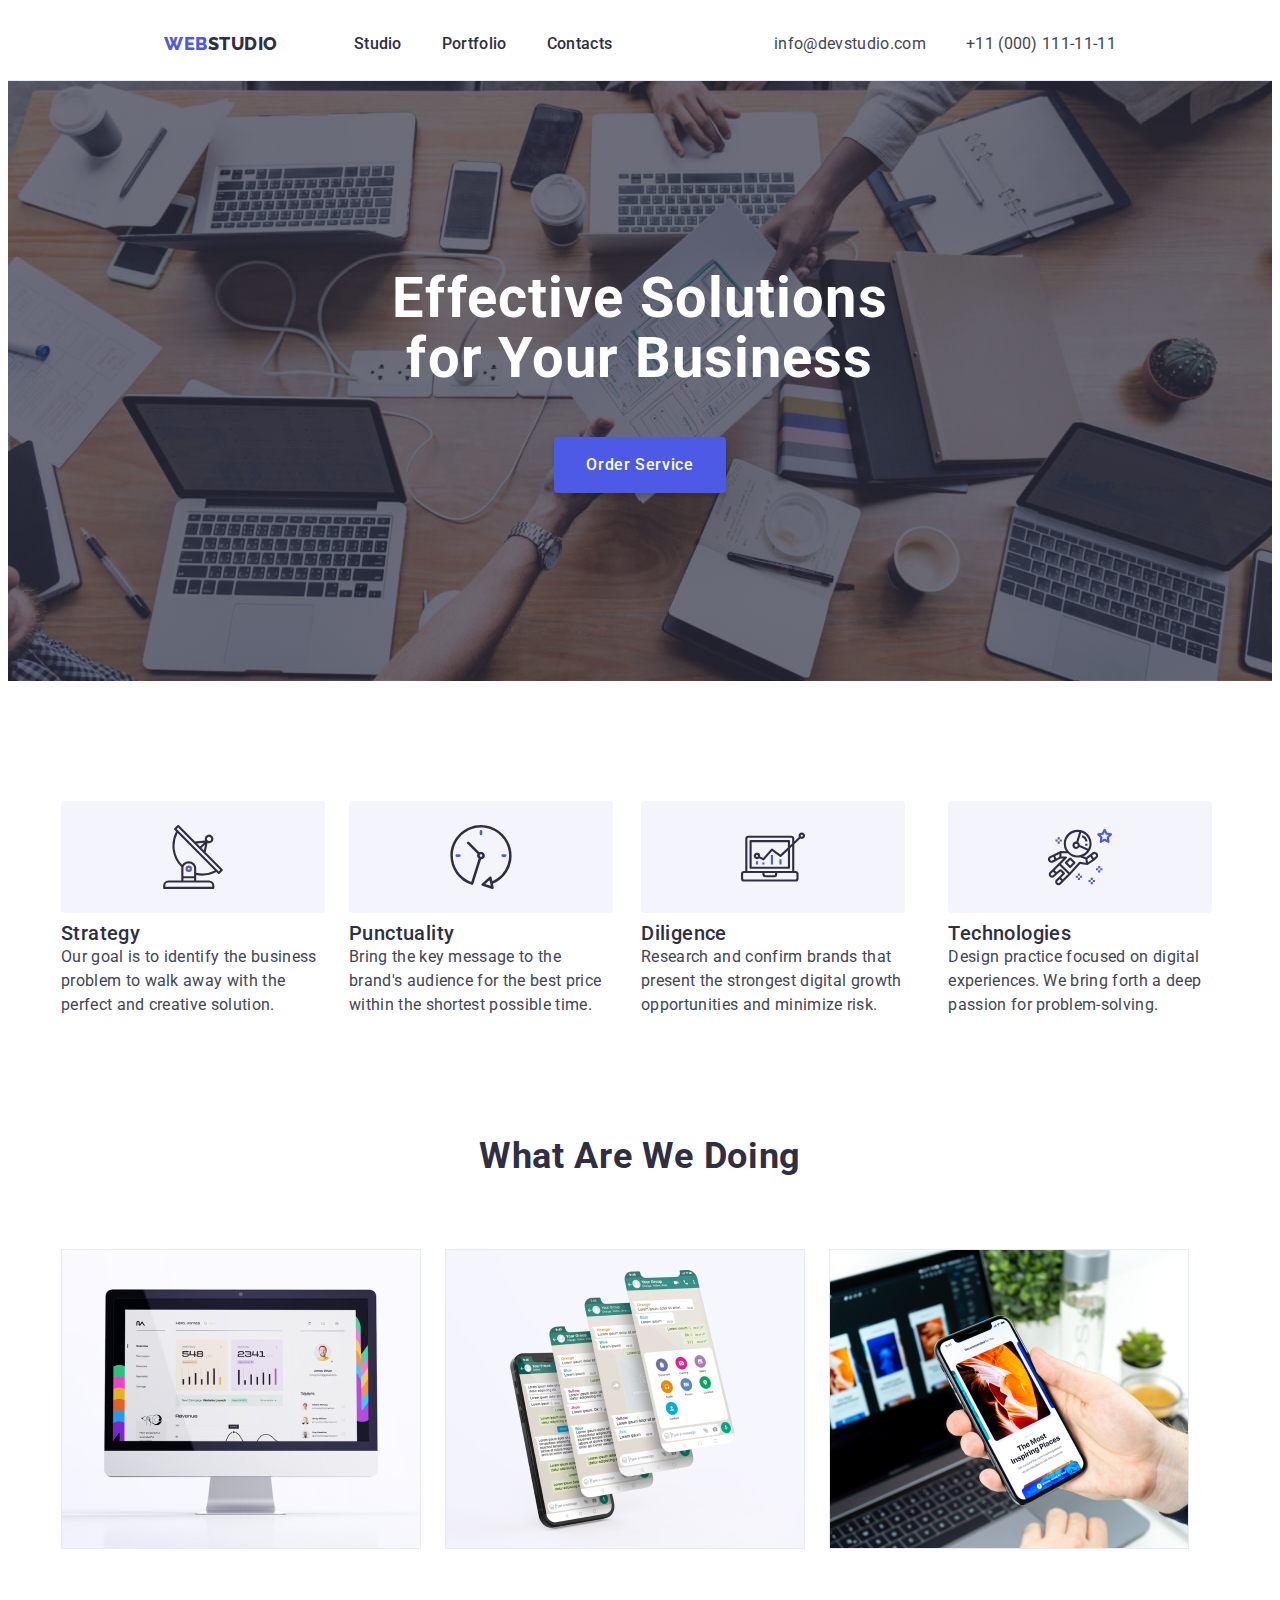
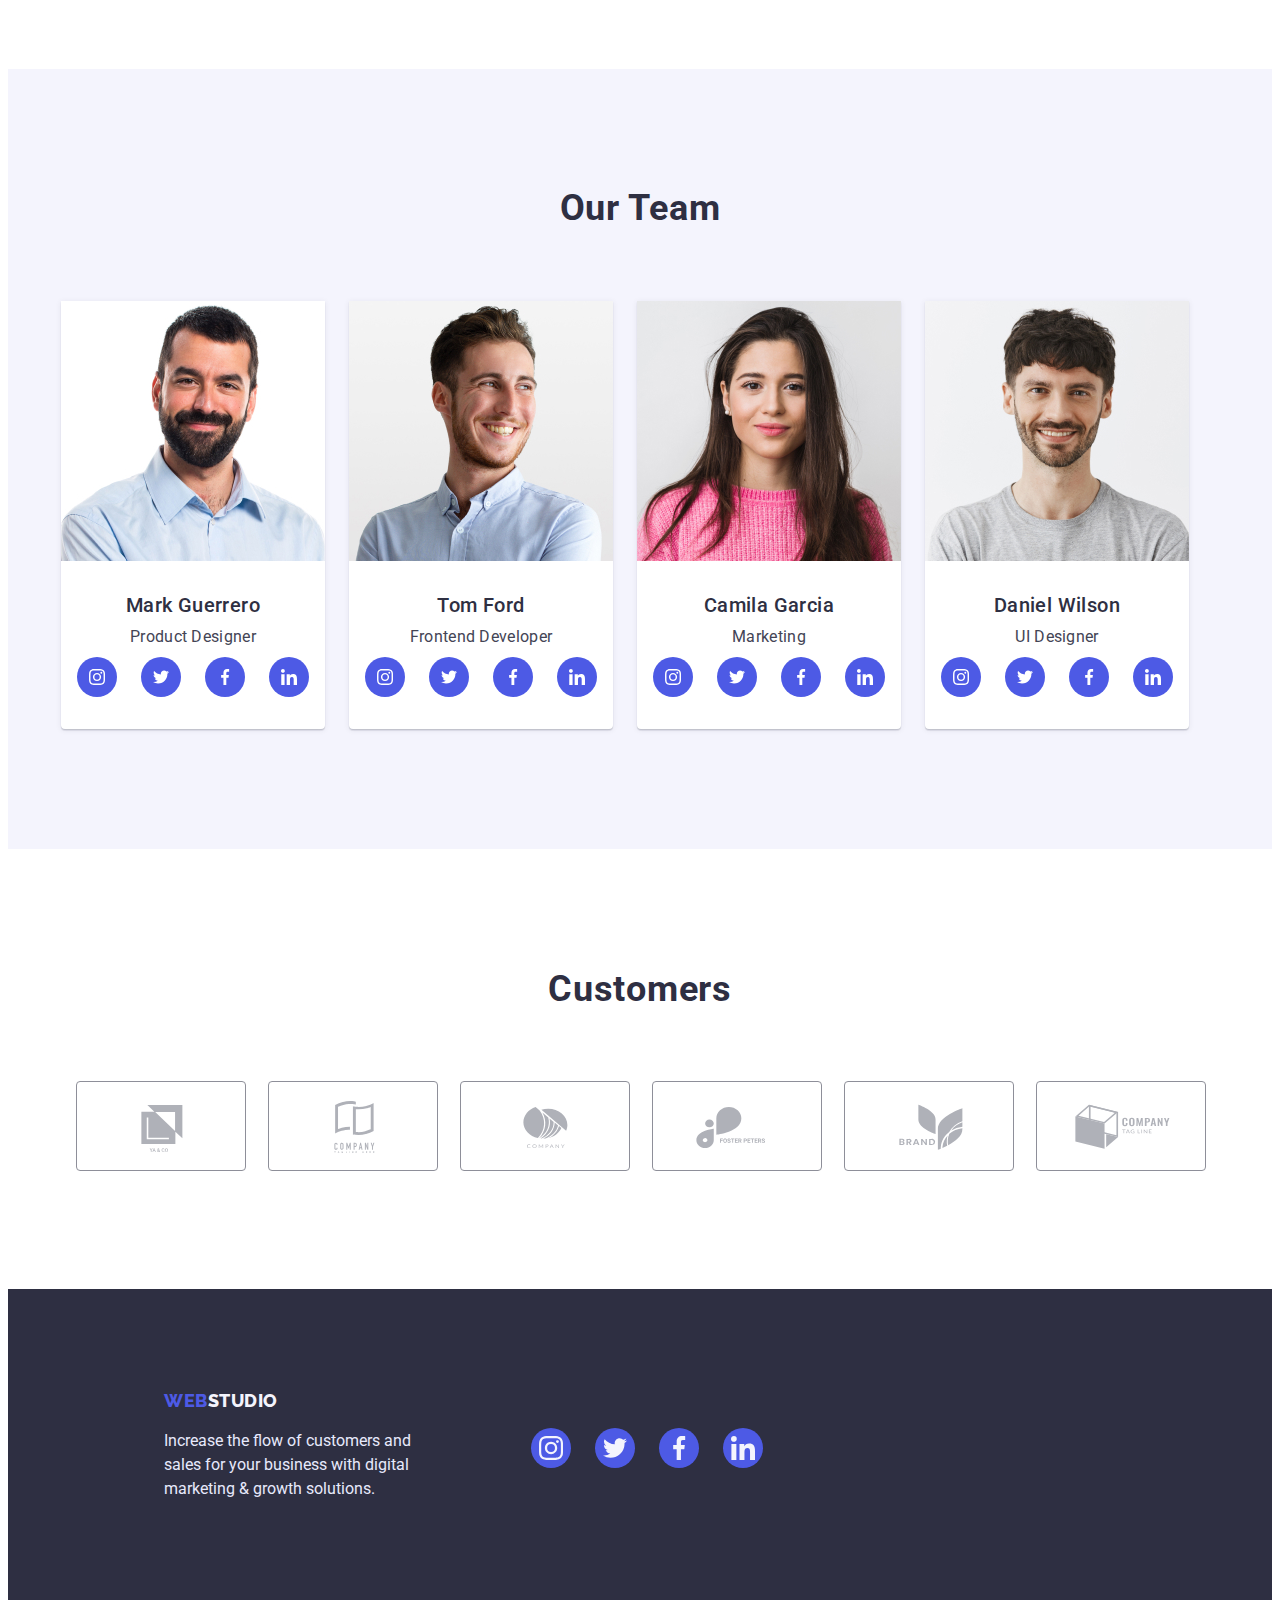
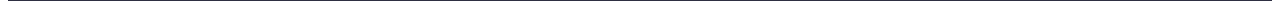
<file: index.html>
<!DOCTYPE html>
<html lang="en">
  <head>
    <meta charset="UTF-8" />
    <meta http-equiv="X-UA-Compatible" content="IE=edge" />
    <meta name="viewport" content="width=device-width, initial-scale=1.0" />
    <title>WebStudio</title>
    <link rel="preconnect" href="https://fonts.googleapis.com" />
    <link rel="preconnect" href="https://fonts.gstatic.com" crossorigin />
    <link
      href="https://fonts.googleapis.com/css2?family=Raleway:wght@800&family=Roboto:wght@400;500;700&display=swap"
      rel="stylesheet"
    />
    <link
      rel="stylesheet"
      href="https://cdnjs.cloudflare.com/ajax/libs/modern-normalize/1.1.0/modern-normalize.min.css"
      integrity="sha512-wpPYUAdjBVSE4KJnH1VR1HeZfpl1ub8YT/NKx4PuQ5NmX2tKuGu6U/JRp5y+Y8XG2tV+wKQpNHVUX03MfMFn9Q=="
      crossorigin="anonymous"
      referrerpolicy="no-referrer"
    />

    <link rel="stylesheet" href="./css/styles.css" />
  </head>
  <body>
    <!-- HEADER -->
    <header class="header">
      <div class="header-container">
        <nav class="header-navigation">
          <a href="./index.html" class="header-logo link"
            >Web<span class="text-logo link">Studio</span></a
          >

          <ul class="header-list list">
            <li class="header-item">
              <a class="header-link link" href="./index.html">Studio</a>
            </li>
            <li class="header-item">
              <a class="header-link link" href="./portfolio.html">Portfolio</a>
            </li>
            <li class="header-item">
              <a class="header-link link" href="">Contacts</a>
            </li>
          </ul>
        </nav>
        <address class="address">
          <ul class="header-address list">
            <li class="address-list">
              <a class="address-link link" href="mailto:info@devstudio.com"
                >info@devstudio.com</a
              >
            </li>
            <li class="address-list">
              <a class="address-link link" href="tel:+110001111111"
                >+11 (000) 111-11-11</a
              >
            </li>
          </ul>
        </address>
      </div>
    </header>

    <main>
      <!-- Section 1 -->
      <section class="section-hero">
        <h1 class="hero-title">Effective Solutions <br />for Your Business</h1>
        <div class="hero-container">
          <button class="hero-btn" type="button">Order Service</button>
        </div>
      </section>

      <!-- Section 2 -->
      <section class="description section">
        <div class="desc-container container">
          <h2 hidden class="features">features</h2>
          <ul class="desc-item list">
            <div class="desc-photo">
              <div class="desc-photo-container">
                <svg class="desc-svg" width="64" height="64">
                  <use href="./images/icons.svg#icon-antenna-1"></use>
                </svg>
              </div>

              <li class="description-list">
                <h3 class="description-titel">Strategy</h3>
                <p class="description-text">
                  Our goal is to identify the business problem to walk away with
                  the perfect and creative solution.
                </p>
              </li>
            </div>
            <div class="desc-photo">
              <div class="desc-photo-container">
                <svg class="desc-svg" width="64" height="64">
                  <use href="./images/icons.svg#icon-clock-1"></use>
                </svg>
              </div>
              <li class="description-list">
                <h3 class="description-titel">Punctuality</h3>
                <p class="description-text">
                  Bring the key message to the brand's audience for the best
                  price within the shortest possible time.
                </p>
              </li>
            </div>
            <div class="desc-photo">
              <div class="desc-photo-container">
                <svg class="desc-svg" width="64" height="64">
                  <use href="./images/icons.svg#icon-diagram-1"></use>
                </svg>
              </div>
              <li class="description-list">
                <h3 class="description-titel">Diligence</h3>
                <p class="description-text">
                  Research and confirm brands that present the strongest digital
                  growth opportunities and minimize risk.
                </p>
              </li>
            </div>
            <div class="desc-photo">
              <div class="desc-photo-container">
                <svg class="desc-svg" width="64" height="64">
                  <use href="./images/icons.svg#icon-astronaut-1"></use>
                </svg>
              </div>
              <li class="description-list">
                <h3 class="description-titel">Technologies</h3>
                <p class="description-text">
                  Design practice focused on digital experiences. We bring forth
                  a deep passion for problem-solving.
                </p>
              </li>
            </div>
          </ul>
        </div>
      </section>

      <!-- Section 3 -->
      <section class="photo">
        <div class="container">
          <h2 class="photo-titel">What Are We Doing</h2>
          <ul class="photo-list list">
            <li>
              <img src="./images/doing.jpg" alt="computer" width="360" />
            </li>
            <li>
              <img src="./images/doing2.jpg" alt="phone" width="360" />
            </li>
            <li>
              <img
                src="./images/doing3.jpg"
                alt="phone and computer"
                width="360"
              />
            </li>
          </ul>
        </div>
      </section>

      <!-- Section 4 -->
      <section class="team section">
        <div class="container">
          <h2 class="team-titel">Our Team</h2>
          <ul class="team-item list">
            <li class="team-list">
              <img
                class="team-img"
                src="./images/img.jpg"
                alt="Mark Guerrero"
                width="264"
              />
              <h3 class="team-name">Mark Guerrero</h3>
              <p class="team-text">Product Designer</p>
              <ul class="team-soc-list list">
                <li class="team-soc-item">
                  <a href="" class="team-soc-link link">
                    <svg class="team-soc-icon" width="16" height="16">
                      <use href="./images/icons.svg#icon-instagram-1"></use>
                    </svg>
                  </a>
                </li>
                <li class="team-soc-item">
                  <a href="" class="team-soc-link link">
                    <svg class="team-soc-icon" width="16" height="16">
                      <use href="./images/icons.svg#icon-twitter-1"></use>
                    </svg>
                  </a>
                </li>
                <li class="team-soc-item">
                  <a href="" class="team-soc-link link">
                    <svg class="team-soc-icon" width="16" height="16">
                      <use href="./images/icons.svg#icon-facebook-1"></use>
                    </svg>
                  </a>
                </li>
                <li class="team-soc-item">
                  <a href="" class="team-soc-link link">
                    <svg class="team-soc-icon" width="16" height="16">
                      <use href="./images/icons.svg#icon-linkedin-1"></use>
                    </svg>
                  </a>
                </li>
              </ul>
            </li>
            <li class="team-list">
              <img
                class="team-img"
                src="./images/img1.jpg"
                alt="Tom Ford"
                width="264"
              />
              <h3 class="team-name">Tom Ford</h3>
              <p class="team-text">Frontend Developer</p>
              <ul class="team-soc-list list">
                <li class="team-soc-item">
                  <a href="" class="team-soc-link link">
                    <svg class="team-soc-icon" width="16" height="16">
                      <use href="./images/icons.svg#icon-instagram-1"></use>
                    </svg>
                  </a>
                </li>
                <li class="team-soc-item">
                  <a href="" class="team-soc-link link">
                    <svg class="team-soc-icon" width="16" height="16">
                      <use href="./images/icons.svg#icon-twitter-1"></use>
                    </svg>
                  </a>
                </li>
                <li class="team-soc-item">
                  <a href="" class="team-soc-link link">
                    <svg class="team-soc-icon" width="16" height="16">
                      <use href="./images/icons.svg#icon-facebook-1"></use>
                    </svg>
                  </a>
                </li>
                <li class="team-soc-item">
                  <a href="" class="team-soc-link link">
                    <svg class="team-soc-icon" width="16" height="16">
                      <use href="./images/icons.svg#icon-linkedin-1"></use>
                    </svg>
                  </a>
                </li>
              </ul>
            </li>
            <li class="team-list">
              <img
                class="team-img"
                src="./images/img2.jpg"
                alt="Camila Garcia"
                width="264"
              />
              <h3 class="team-name">Camila Garcia</h3>
              <p class="team-text">Marketing</p>
              <ul class="team-soc-list list">
                <li class="team-soc-item">
                  <a href="" class="team-soc-link link">
                    <svg class="team-soc-icon" width="16" height="16">
                      <use href="./images/icons.svg#icon-instagram-1"></use>
                    </svg>
                  </a>
                </li>
                <li class="team-soc-item">
                  <a href="" class="team-soc-link link">
                    <svg class="team-soc-icon" width="16" height="16">
                      <use href="./images/icons.svg#icon-twitter-1"></use>
                    </svg>
                  </a>
                </li>
                <li class="team-soc-item">
                  <a href="" class="team-soc-link link">
                    <svg class="team-soc-icon" width="16" height="16">
                      <use href="./images/icons.svg#icon-facebook-1"></use>
                    </svg>
                  </a>
                </li>
                <li class="team-soc-item">
                  <a href="" class="team-soc-link link">
                    <svg class="team-soc-icon" width="16" height="16">
                      <use href="./images/icons.svg#icon-linkedin-1"></use>
                    </svg>
                  </a>
                </li>
              </ul>
            </li>
            <li class="team-list">
              <img
                class="team-img"
                src="./images/img3.jpg"
                alt="Daniel Wilson"
                width="264"
              />
              <h3 class="team-name">Daniel Wilson</h3>
              <p class="team-text">UI Designer</p>
              <ul class="team-soc-list list">
                <li class="team-soc-item">
                  <a href="" class="team-soc-link link">
                    <svg class="team-soc-icon" width="16" height="16">
                      <use href="./images/icons.svg#icon-instagram-1"></use>
                    </svg>
                  </a>
                </li>
                <li class="team-soc-item">
                  <a href="" class="team-soc-link link">
                    <svg class="team-soc-icon" width="16" height="16">
                      <use href="./images/icons.svg#icon-twitter-1"></use>
                    </svg>
                  </a>
                </li>
                <li class="team-soc-item">
                  <a href="" class="team-soc-link link">
                    <svg class="team-soc-icon" width="16" height="16">
                      <use href="./images/icons.svg#icon-facebook-1"></use>
                    </svg>
                  </a>
                </li>
                <li class="team-soc-item">
                  <a href="" class="team-soc-link link">
                    <svg class="team-soc-icon" width="16" height="16">
                      <use href="./images/icons.svg#icon-linkedin-1"></use>
                    </svg>
                  </a>
                </li>
              </ul>
            </li>
          </ul>
        </div>
      </section>
      <!-- Section 5 -->
      <section class="cust">
        <h2 class="cust-titel">Customers</h2>
        <div class="container">
          <ul class="cust-list list">
            <li class="cust-item">
              <a href="" class="cust-link link">
                <svg class="cust-icon" width="168" height="88">
                  <use href="./images/icons.svg#icon-logo1"></use>
                </svg>
              </a>
            </li>
            <li class="cust-item">
              <a href="" class="cust-link link">
                <svg class="cust-icon" width="168" height="88">
                  <use href="./images/icons.svg#icon-logo2"></use>
                </svg>
              </a>
            </li>
            <li class="cust-item">
              <a href="" class="cust-link link">
                <svg class="cust-icon" width="168" height="88">
                  <use href="./images/icons.svg#icon-logo3"></use>
                </svg>
              </a>
            </li>
            <li class="cust-item">
              <a href="" class="cust-link link">
                <svg class="cust-icon" width="168" height="88">
                  <use href="./images/icons.svg#icon-logo4"></use>
                </svg>
              </a>
            </li>
            <li class="cust-item">
              <a href="" class="cust-link link">
                <svg class="cust-icon" width="168" height="88">
                  <use href="./images/icons.svg#icon-logo5"></use>
                </svg>
              </a>
            </li>
            <li class="cust-item">
              <a href="" class="cust-link link">
                <svg class="cust-icon" width="168" height="88">
                  <use href="./images/icons.svg#icon-logo6"></use>
                </svg>
              </a>
            </li>
          </ul>
        </div>
      </section>
    </main>

    <!-- Webstudio -->
    <footer class="footer">
      <div class="footer-container">
        <a href="./index.html" class="footer-logo link"
          >Web<span class="footer-text link">Studio</span></a
        >
        <div class="footer-p-soc">
          <p class="footer-p">
            Increase the flow of customers and <br />
            sales for your business with digital <br />
            marketing & growth solutions.
          </p>
          <div class="footer-soc-container">
            <ul class="footer-soc-list list">
              <li class="footer-soc-item">
                <a href="" class="footer-soc-link link">
                  <svg class="footer-soc-icon" width="24" height="24">
                    <use href="./images/icons.svg#icon-instagram-1"></use>
                  </svg>
                </a>
              </li>
              <li class="footer-soc-item">
                <a href="" class="footer-soc-link link">
                  <svg class="footer-soc-icon" width="24" height="24">
                    <use href="./images/icons.svg#icon-twitter-1"></use>
                  </svg>
                </a>
              </li>
              <li class="footer-soc-item">
                <a href="" class="footer-soc-link link">
                  <svg class="footer-soc-icon" width="24" height="24">
                    <use href="./images/icons.svg#icon-facebook-1"></use>
                  </svg>
                </a>
              </li>
              <li class="footer-soc-item">
                <a href="" class="footer-soc-link link">
                  <svg class="footer-soc-icon" width="24" height="24">
                    <use href="./images/icons.svg#icon-linkedin-1"></use>
                  </svg>
                </a>
              </li>
            </ul>
          </div>
        </div>
      </div>
    </footer>
  </body>
</html>
</file>
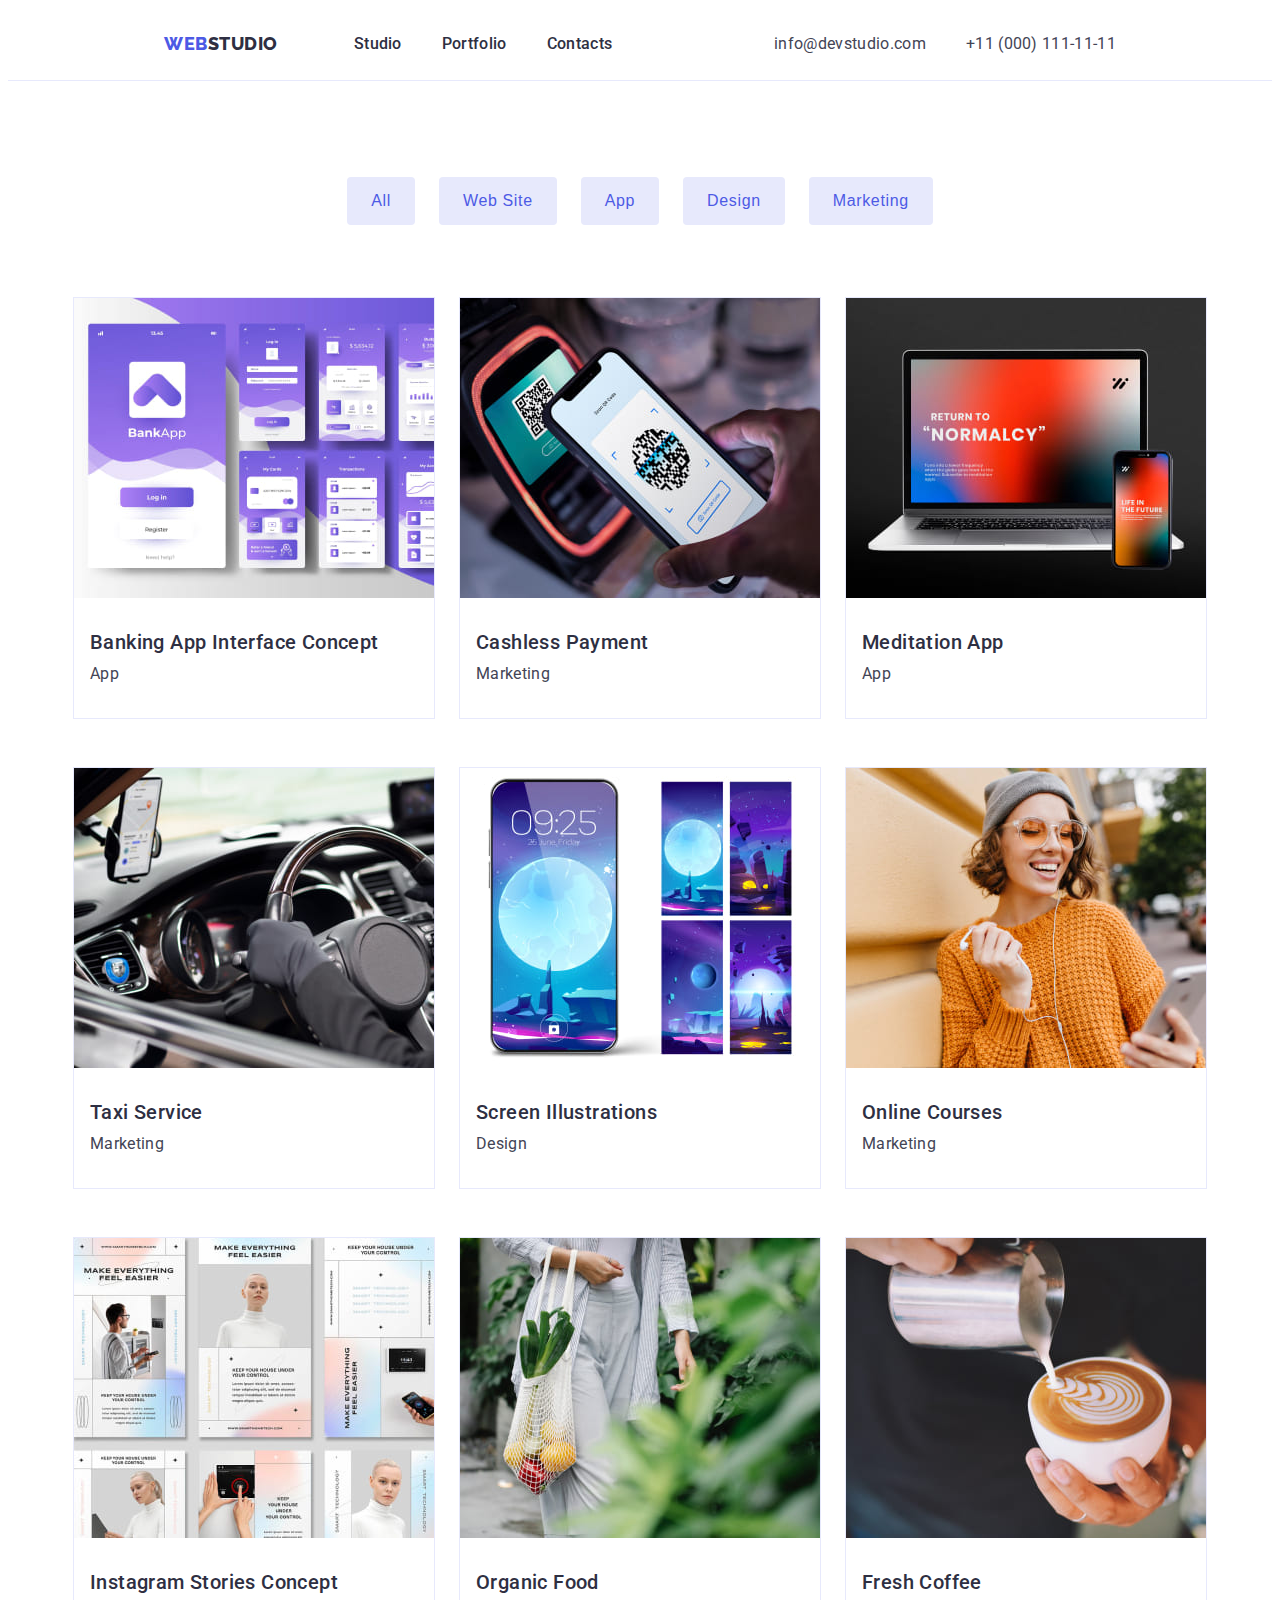
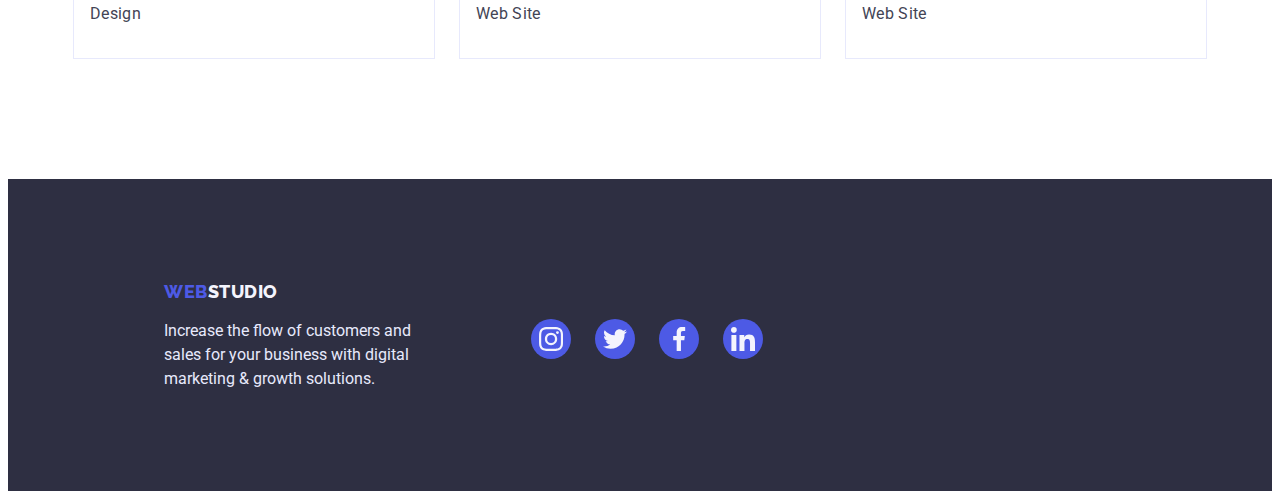
<file: portfolio.html>
<!DOCTYPE html>
<html lang="en">
  <head>
    <meta charset="UTF-8" />
    <meta http-equiv="X-UA-Compatible" content="IE=edge" />
    <meta name="viewport" content="width=device-width, initial-scale=1.0" />
    <title>Portfolio</title>
    <link rel="preconnect" href="https://fonts.googleapis.com" />
    <link rel="preconnect" href="https://fonts.gstatic.com" crossorigin />
    <link
      href="https://fonts.googleapis.com/css2?family=Raleway:wght@800&family=Roboto:wght@400;500;700&display=swap"
      rel="stylesheet"
    />
    <link
      rel="stylesheet"
      href="https://cdnjs.cloudflare.com/ajax/libs/modern-normalize/1.1.0/modern-normalize.min.css"
      integrity="sha512-wpPYUAdjBVSE4KJnH1VR1HeZfpl1ub8YT/NKx4PuQ5NmX2tKuGu6U/JRp5y+Y8XG2tV+wKQpNHVUX03MfMFn9Q=="
      crossorigin="anonymous"
      referrerpolicy="no-referrer"
    />
    <link rel="stylesheet" href="./css/styles.css" />
  </head>
  <body>
    <header class="header">
      <div class="header-container">
        <nav class="header-navigation">
          <a href="./index.html" class="header-logo link"
            >Web<span class="text-logo link">Studio</span></a
          >
          <ul class="header-list list">
            <li class="header-item">
              <a class="header-link link" href="./index.html">Studio</a>
            </li>
            <li class="header-item">
              <a class="header-link link" href="./portfolio.html">Portfolio</a>
            </li>
            <li class="header-item">
              <a class="header-link link" href="">Contacts</a>
            </li>
          </ul>
        </nav>
        <address class="address">
          <ul class="header-address list">
            <li class="address-list">
              <a class="address-link link" href="mailto:info@devstudio.com"
                >info@devstudio.com</a
              >
            </li>
            <li class="address-list">
              <a class="address-link link" href="tel:+110001111111"
                >+11 (000) 111-11-11</a
              >
            </li>
          </ul>
        </address>
      </div>
    </header>

    <main>
      <section class="container-btn">
        <h1 hidden>Portfolio</h1>

        <ul class="btn-list list">
          <li class="style-btn">
            <button type="button" class="text-btn">All</button>
          </li>
          <li class="style-btn">
            <button type="button" class="text-btn">Web Site</button>
          </li>
          <li class="style-btn">
            <button type="button" class="text-btn">App</button>
          </li>
          <li class="style-btn">
            <button type="button" class="text-btn">Design</button>
          </li>
          <li class="style-btn">
            <button type="button" class="text-btn">Marketing</button>
          </li>
        </ul>

        <div class="container-photo">
          <ul class="photo-list-portf list">
            <li class="photo-solid">
              <a href="" class="photo-img link"
                ><img
                  src="./images/portfolio-1.jpg"
                  alt="BankApp"
                  width="360"
                />

                <h2 class="portfolio-item">Banking App Interface Concept</h2>
                <p class="portfolio-text">App</p></a
              >
            </li>
            <li class="photo-solid">
              <a href="" class="link">
                <img
                  src="./images/portfolio-2.jpg"
                  alt="Cashless Payment"
                  width="360"
                />
                <h2 class="portfolio-item">Cashless Payment</h2>
                <p class="portfolio-text">Marketing</p></a
              >
            </li>
            <li class="photo-solid">
              <a href="" class="link"
                ><img
                  src="./images/portfolio-3.jpg"
                  alt="Meditation App"
                  width="360"
                />
                <h2 class="portfolio-item">Meditation App</h2>
                <p class="portfolio-text">App</p></a
              >
            </li>
            <li class="photo-solid">
              <a href="" class="link"
                ><img
                  src="./images/portfolio-4.jpg"
                  alt="Taxi Service"
                  width="360"
                />
                <h2 class="portfolio-item">Taxi Service</h2>
                <p class="portfolio-text">Marketing</p></a
              >
            </li>

            <li class="photo-solid">
              <a href="" class="link"
                ><img
                  src="./images/portfolio-5.jpg"
                  alt="Screen Illustrations"
                  width="360"
                />
                <h2 class="portfolio-item">Screen Illustrations</h2>
                <p class="portfolio-text">Design</p></a
              >
            </li>
            <li class="photo-solid">
              <a href="" class="link"
                ><img
                  src="./images/portfolio-6.jpg"
                  alt="Online Courses"
                  width="360"
                />
                <h2 class="portfolio-item">Online Courses</h2>
                <p class="portfolio-text">Marketing</p></a
              >
            </li>
            <li class="photo-solid">
              <a href="" class="link">
                <img
                  src="./images/portfolio-7.jpg"
                  alt="Instagram Stories Concept"
                  width="360"
                />
                <h2 class="portfolio-item">Instagram Stories Concept</h2>
                <p class="portfolio-text">Design</p></a
              >
            </li>
            <li class="photo-solid">
              <a href="" class="link"
                ><img
                  src="./images/portfolio-8.jpg"
                  alt="Organic Food"
                  width="360"
                />
                <h2 class="portfolio-item">Organic Food</h2>
                <p class="portfolio-text">Web Site</p></a
              >
            </li>
            <li class="photo-solid">
              <a href="" class="link"
                ><img
                  src="./images/portfolio-9.jpg"
                  alt="Fresh Coffee"
                  width="360"
                />
                <h2 class="portfolio-item">Fresh Coffee</h2>
                <p class="portfolio-text">Web Site</p></a
              >
            </li>
          </ul>
        </div>
      </section>
    </main>
    <footer class="footer">
      <div class="footer-container">
        <a href="./index.html" class="footer-logo link"
          >Web<span class="footer-text link">Studio</span></a
        >
        <div class="footer-p-soc">
          <p class="footer-p">
            Increase the flow of customers and <br />
            sales for your business with digital <br />
            marketing & growth solutions.
          </p>
          <div class="footer-soc-container">
            <ul class="footer-soc-list list">
              <li class="footer-soc-item">
                <a href="" class="footer-soc-link link">
                  <svg class="footer-soc-icon" width="24" height="24">
                    <use href="./images/icons.svg#icon-instagram-1"></use>
                  </svg>
                </a>
              </li>
              <li class="footer-soc-item">
                <a href="" class="footer-soc-link link">
                  <svg class="footer-soc-icon" width="24" height="24">
                    <use href="./images/icons.svg#icon-twitter-1"></use>
                  </svg>
                </a>
              </li>
              <li class="footer-soc-item">
                <a href="" class="footer-soc-link link">
                  <svg class="footer-soc-icon" width="24" height="24">
                    <use href="./images/icons.svg#icon-facebook-1"></use>
                  </svg>
                </a>
              </li>
              <li class="footer-soc-item">
                <a href="" class="footer-soc-link link">
                  <svg class="footer-soc-icon" width="24" height="24">
                    <use href="./images/icons.svg#icon-linkedin-1"></use>
                  </svg>
                </a>
              </li>
            </ul>
          </div>
        </div>
      </div>
    </footer>
  </body>
</html>
</file>
<file: css/styles.css>
h1,
h2,
h3,
p,
ul,
img,
a {
  margin: 0;
}
ul {
  margin: 0;
  padding-left: 0;
}
button {
  cursor: pointer;
}

img {
  display: block;
}
*,
*::before,
*::after {
  box-sizing: inherit;
}

:root {
  --pressed-state: #4046b;
  --succes: #31d0aa;
  --text: #434455;
  --accent: #e7e9fc;
  --light: #f4f4fd;
  --modal-overlay: rgba(46, 47, 66, 0.4);
  --hero-backgrount: rgba(46, 47, 66, 0.7);
  --background-color: #ffffff;
  --second-color: #4d5ae5;
  --logo-color: #2e2f42;
  --color-link: #404bbf;
  --cust-icon: #afb1b8;
}

body {
  font-family: "Roboto", sans-serif;
  color: var(--text);
  background-color: var(--background-color);
}

.list {
  list-style: none;
}
.link {
  text-decoration: none;
}
.container {
  width: 1158px;
  padding-left: 15px;
  padding-right: 15px;
  margin: 0 auto;
}

.section {
  padding-top: 120px;
  padding-bottom: 120px;
}
/* ----------------header--------------- */
.header {
  box-sizing: border-box;
  border-bottom: 1px solid var(--accent);
  padding-top: 24px;
  padding-bottom: 24px;
}
.header-container {
  display: flex;
  align-items: center;
}
.header-navigation {
  display: flex;
  align-items: center;
  margin-right: auto;
}

.header-logo {
  font-weight: 800;
  font-size: 18px;
  line-height: 1.17;
  font-family: "Raleway", sans-serif;

  align-items: center;
  letter-spacing: 0.03em;
  text-transform: uppercase;

  color: var(--second-color);

  margin-left: 156px;
}
.text-logo {
  font-weight: 800;
  font-size: 18px;
  line-height: 1.17;

  align-items: center;
  letter-spacing: 0.03em;
  text-transform: uppercase;

  color: var(--logo-color);
}

.header-list {
  font-weight: 500;
  font-size: 16px;
  line-height: 1.5;

  letter-spacing: 0.02em;
  display: flex;
  margin-left: 76px;
  gap: 40px;
}
.header-item {
}
.header-link {
  color: var(--logo-color);
}
.address-list {
}
.address-link {
  font-size: 16px;
  line-height: 1.5;

  letter-spacing: 0.02em;

  color: var(--text);
}
.address-link:is(:hover, :focus) {
  color: var(--color-link);
}

.header-link:is(:hover, :focus) {
  color: var(--color-link);
}
.address {
  font-style: normal;
  line-height: 1.5;
  color: var(--text);
}
.header-address {
  display: flex;
  gap: 40px;
  margin-right: 156px;
}

/* --------------Section 1 --------------- */
.section-hero {
  background-color: var(--logo-color);
  background-image: linear-gradient(
      rgba(46, 47, 66, 0.7),
      rgba(46, 47, 66, 0.7)
    ),
    url(../images/people-office.jpg);
  background-repeat: no-repeat;
  background-position: center;
  background-size: cover;
  flex-grow: 1;
}

.hero-title {
  margin-bottom: 48px;

  font-weight: 700;
  font-size: 56px;
  line-height: 1.07;

  text-align: center;
  letter-spacing: 0.02em;

  color: var(--background-color);
  padding-top: 188px;
}
.hero-container {
  display: flex;
  justify-content: center;
  padding-bottom: 188px;
}
.hero-btn {
  border: none;
  padding: 16px 32px;
  font-family: "Roboto";
  font-weight: 500;
  font-size: 16px;
  line-height: 1.5;
  letter-spacing: 0.04em;
  color: var(--background-color);
  background-color: var(--second-color);

  box-shadow: 0px 4px 4px rgba(0, 0, 0, 0.15);

  cursor: pointer;
  border-radius: 4px;
  box-sizing: border-box;
}
.hero-btn:is(:hover, :focus) {
  background-color: var(--color-link);
}

/* -----------------------Sectiom 2----------------------- */
.description {
}
.desc-container {
}
.features {
}
.desc-item {
  display: flex;
  gap: 24px;
}
.desc-photo {
}
.desc-photo-container {
  width: 264px;
  height: 112px;
  background-color: var(--light);
  border-radius: 4px;

  margin-bottom: 8px;
}
.desc-svg {
  display: flex;
  width: 64px;
  height: 64px;
  border-radius: 4px;
  padding-left: 100px;
  padding-top: 24px;
}
.description-list {
}

.description-titel {
  font-weight: 500;
  font-size: 20px;
  line-height: 1.2;

  letter-spacing: 0.02em;

  color: var(--logo-color);
}
.description-text {
  font-size: 16px;
  line-height: 1.5;

  letter-spacing: 0.02em;

  color: var(--text);
}
/* ----------------Section 3----------------- */
.photo {
  padding-bottom: 120px;
}
.photo-titel {
  font-size: 36px;
  line-height: 1.11;

  text-align: center;
  letter-spacing: 0.02em;
  text-transform: capitalize;

  color: var(--logo-color);
  margin-bottom: 72px;
}
.photo-list {
  display: flex;
  gap: 24px;
}
/* ----------------Section 4-------------------- */
.team {
  background: var(--light);
}
.team-titel {
  font-size: 36px;
  line-height: 1.11;

  text-align: center;
  letter-spacing: 0.02em;
  text-transform: capitalize;

  color: var(--logo-color);
  margin-bottom: 72px;
}
.team-item {
  display: flex;
  gap: 24px;
}
.team-list {
  background-color: var(--background-color);
  box-shadow: 0px 1px 6px rgba(46, 47, 66, 0.08),
    0px 1px 1px rgba(46, 47, 66, 0.16), 0px 2px 1px rgba(46, 47, 66, 0.08);
  border-radius: 0px 0px 4px 4px;
}
.team-img {
  margin-bottom: 32px;
}
.team-name {
  font-weight: 500;
  font-size: 20px;
  line-height: 1.2;

  text-align: center;
  letter-spacing: 0.02em;

  color: var(--logo-color);
  margin-bottom: 8px;
}

.team-text {
  font-size: 16px;
  line-height: 1.5;

  text-align: center;
  letter-spacing: 0.02em;

  color: var(--text);
  margin-bottom: 8px;
}
.team-soc-list {
  display: flex;
  justify-content: center;
  gap: 24px;
}
.team-soc-item {
  width: 40px;
  height: 40px;
  margin-bottom: 32px;
}
.team-soc-link {
  width: 100%;
  height: 100%;
  border-radius: 50%;
  background-color: var(--second-color);
  display: flex;
  align-items: center;
  justify-content: center;
}
.team-soc-icon {
  fill: var(--background-color);
}

.team-soc-link:is(:hover, :focus) {
  background-color: var(--color-link);
}
.team-soc-link:is(:hover, :focus) > .team-soc-icon {
  fill: var(--light);
}
/* --------------Section 5--------------- */
.cust {
  padding-top: 120px;
  padding-bottom: 120px;
}
.cust-titel {
  font-weight: 700;
  font-size: 36px;
  line-height: 40px;

  text-align: center;
  letter-spacing: 0.02em;
  text-transform: capitalize;
  color: var(--logo-color);
  margin-bottom: 72px;
}

.cust-list {
  display: flex;
  justify-content: center;
  gap: 24px;
}
.cust-item {
  width: 168px;
  height: 88px;

  border-radius: 4px;
}

.cust-link {
  width: 100%;
  height: 100%;
  border-radius: 4px;
  border: 1px solid #8e8f99;
  color: var(--background-color);
  display: flex;
  align-items: center;
  justify-content: center;
}
.cust-link:is(:hover, :focus) {
  border-color: var(--color-link);
}
.cust-link:is(:hover, :focus) > .cust-icon {
  fill: var(--color-link);
}
.cust-icon {
  width: 140px;
  height: 56px;
  fill: var(--cust-icon);
}

/* ----------------Footer--------------- */
.footer {
  background-color: var(--logo-color);
}
.footer-container {
  padding-top: 101.5px;
  padding-bottom: 100px;
  padding-left: 156px;
}

.footer-logo {
  font-weight: 800;
  font-size: 18px;
  line-height: 1.17;
  font-family: "Raleway", sans-serif;

  align-items: center;
  letter-spacing: 0.03em;
  text-transform: uppercase;

  color: var(--second-color);
}
.footer-text {
  color: var(--light);
}
.footer-p-soc {
  display: flex;
}
.footer-p {
  color: var(--accent);
  margin-top: 17.5px;
  line-height: 24px;
}

.footer-soc-container {
  margin-left: 120px;
  padding-top: 17px;
}

.footer-soc-list {
  display: flex;
  justify-content: center;
  gap: 24px;
}
.footer-soc-item {
  content: "";
  width: 40px;
  height: 40px;
  margin-bottom: 32px;

  display: block;
}

.footer-soc-link {
  width: 100%;
  height: 100%;
  border-radius: 50%;
  background-color: var(--second-color);
  display: flex;
  align-items: center;
  justify-content: center;
}
.footer-soc-link:is(:hover, :focus) {
  background-color: var(--succes);
}
.footer-soc-icon {
  fill: var(--light);
}

/* -------------Portfolio------------- */
.container-btn {
  padding-top: 96px;
}

.container-photo {
  padding-bottom: 120px;
}
.btn-list {
  display: flex;
  justify-content: center;
  gap: 24px;
  margin-bottom: 72px;
}
.style-btn {
  background: var(--accent);
  border-radius: 4px;
}

.text-btn {
  border: none;
  padding: 12px 24px;
  font-family: “Roboto”, sans-serif;
  font-weight: 500;
  font-size: 16px;
  line-height: 1.5;
  letter-spacing: 0.04em;
  color: var(--second-color);
  background-color: var(--light);
  cursor: pointer;
  border-radius: 4px;
  box-sizing: border-box;
  background-color: transparent;
}
.text-btn:is(:hover, :focus) {
  background-color: var(--color-link);
  color: var(--background-color);
}

.list-btn:is(:hover, :focus) {
  color: var(--background-color);
  background-color: var(--color-link);
}
.portfolio-item {
  font-weight: 500;
  font-size: 20px;
  line-height: 1.2;

  letter-spacing: 0.02em;

  color: var(--logo-color);
  margin-top: 32px;
  margin-left: 16px;
}
.portfolio-text {
  font-size: 16px;
  line-height: 1.5;

  letter-spacing: 0.02em;

  color: var(--text);
  margin-top: 8px;
  margin-bottom: 32px;
  margin-left: 16px;
}
.photo-list-portf {
  display: flex;
  flex-wrap: wrap;
  gap: 24px;
  row-gap: 48px;
  justify-content: center;
}
.photo-solid {
  border: 1px solid var(--accent);
  cursor: pointer;
}
.photo-solid:is(:hover, :focus) {
  box-shadow: 0px 1px 6px rgba(46, 47, 66, 0.08),
    0px 1px 1px rgba(46, 47, 66, 0.16), 0px 2px 1px rgba(46, 47, 66, 0.08);
}
</file>
